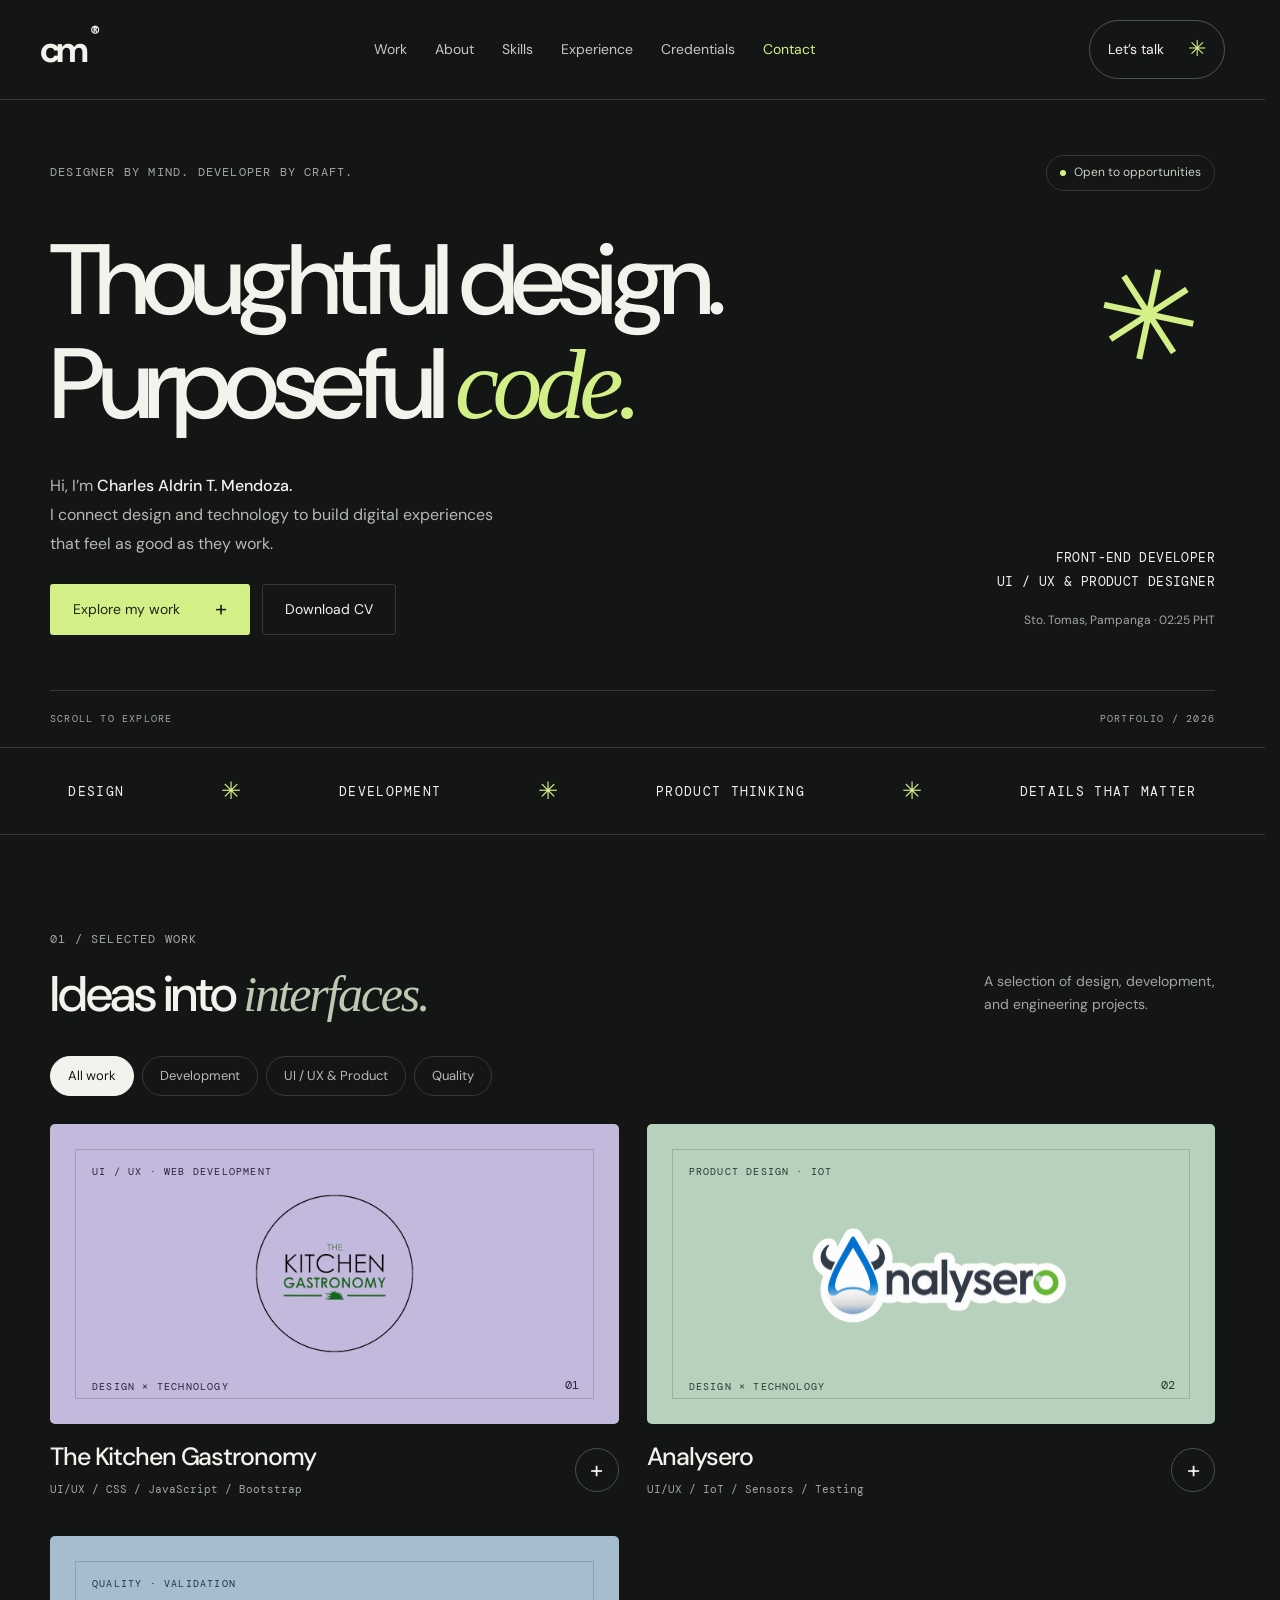
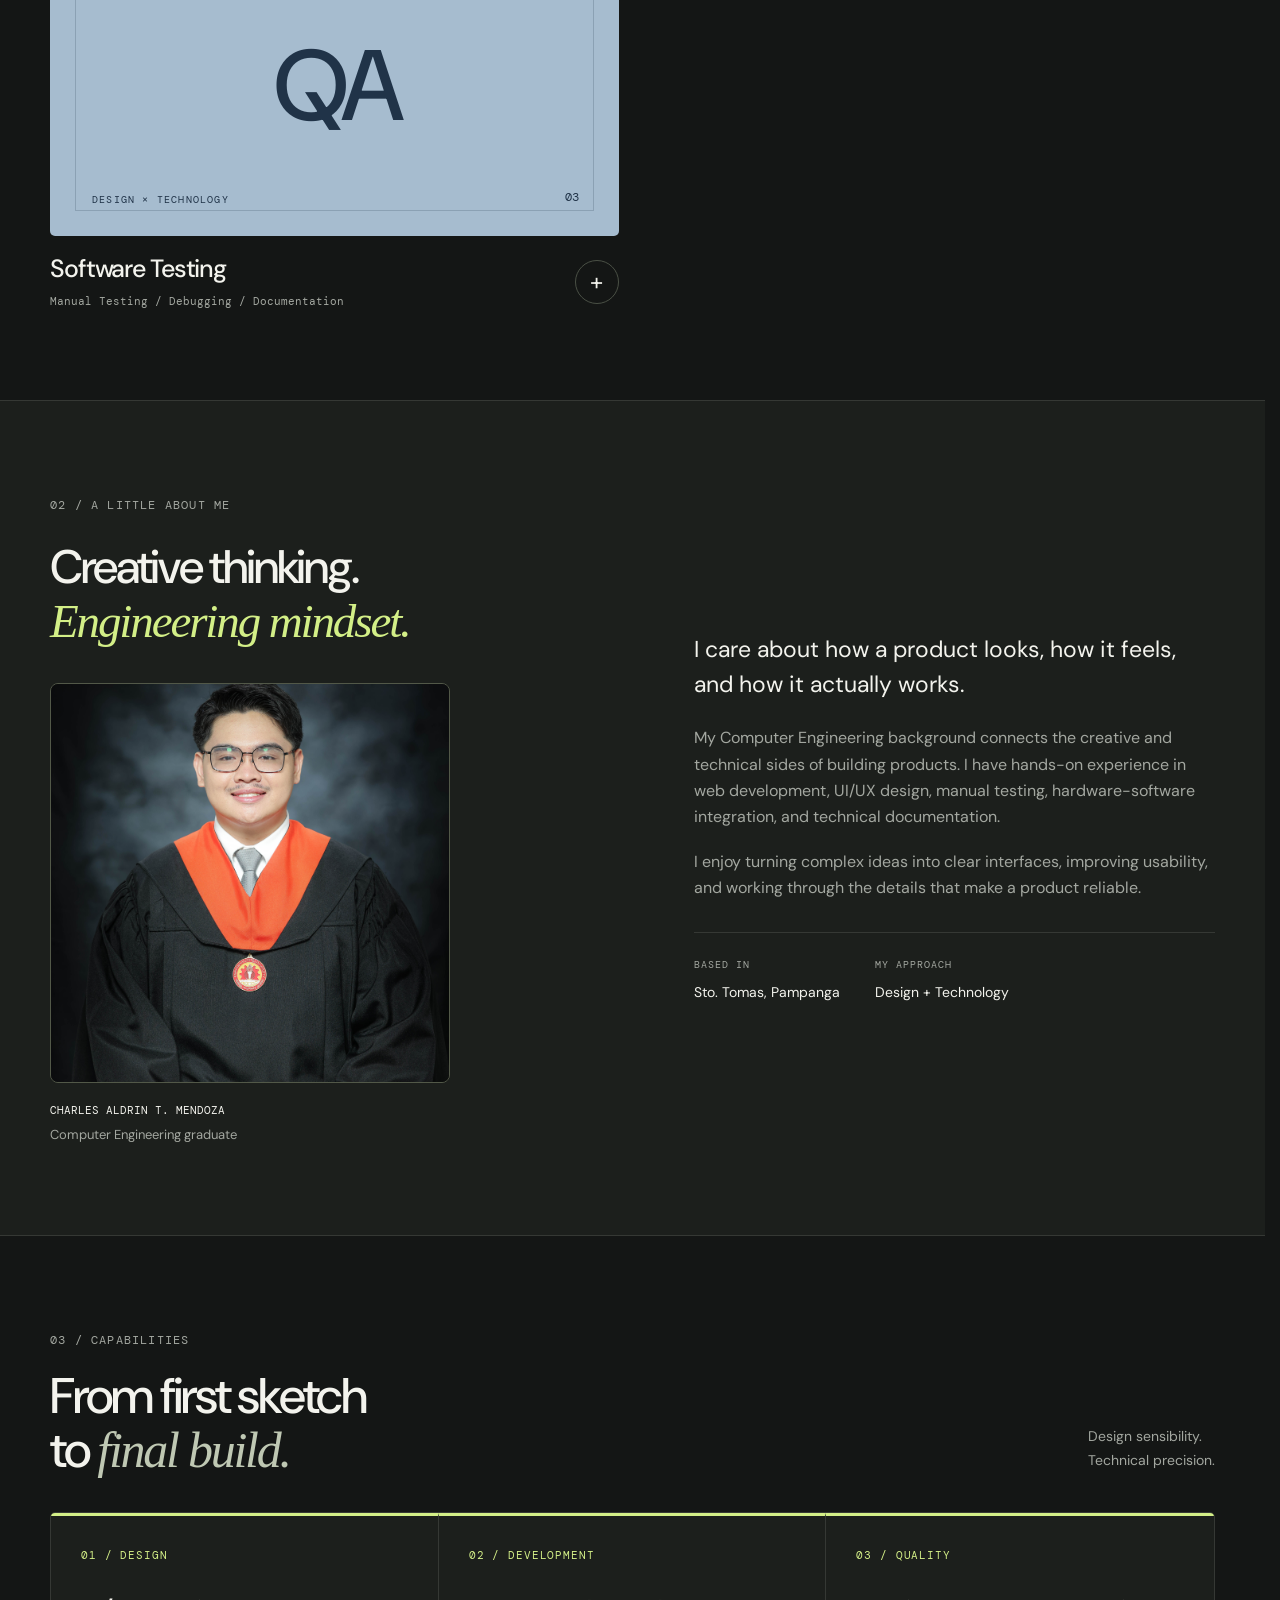
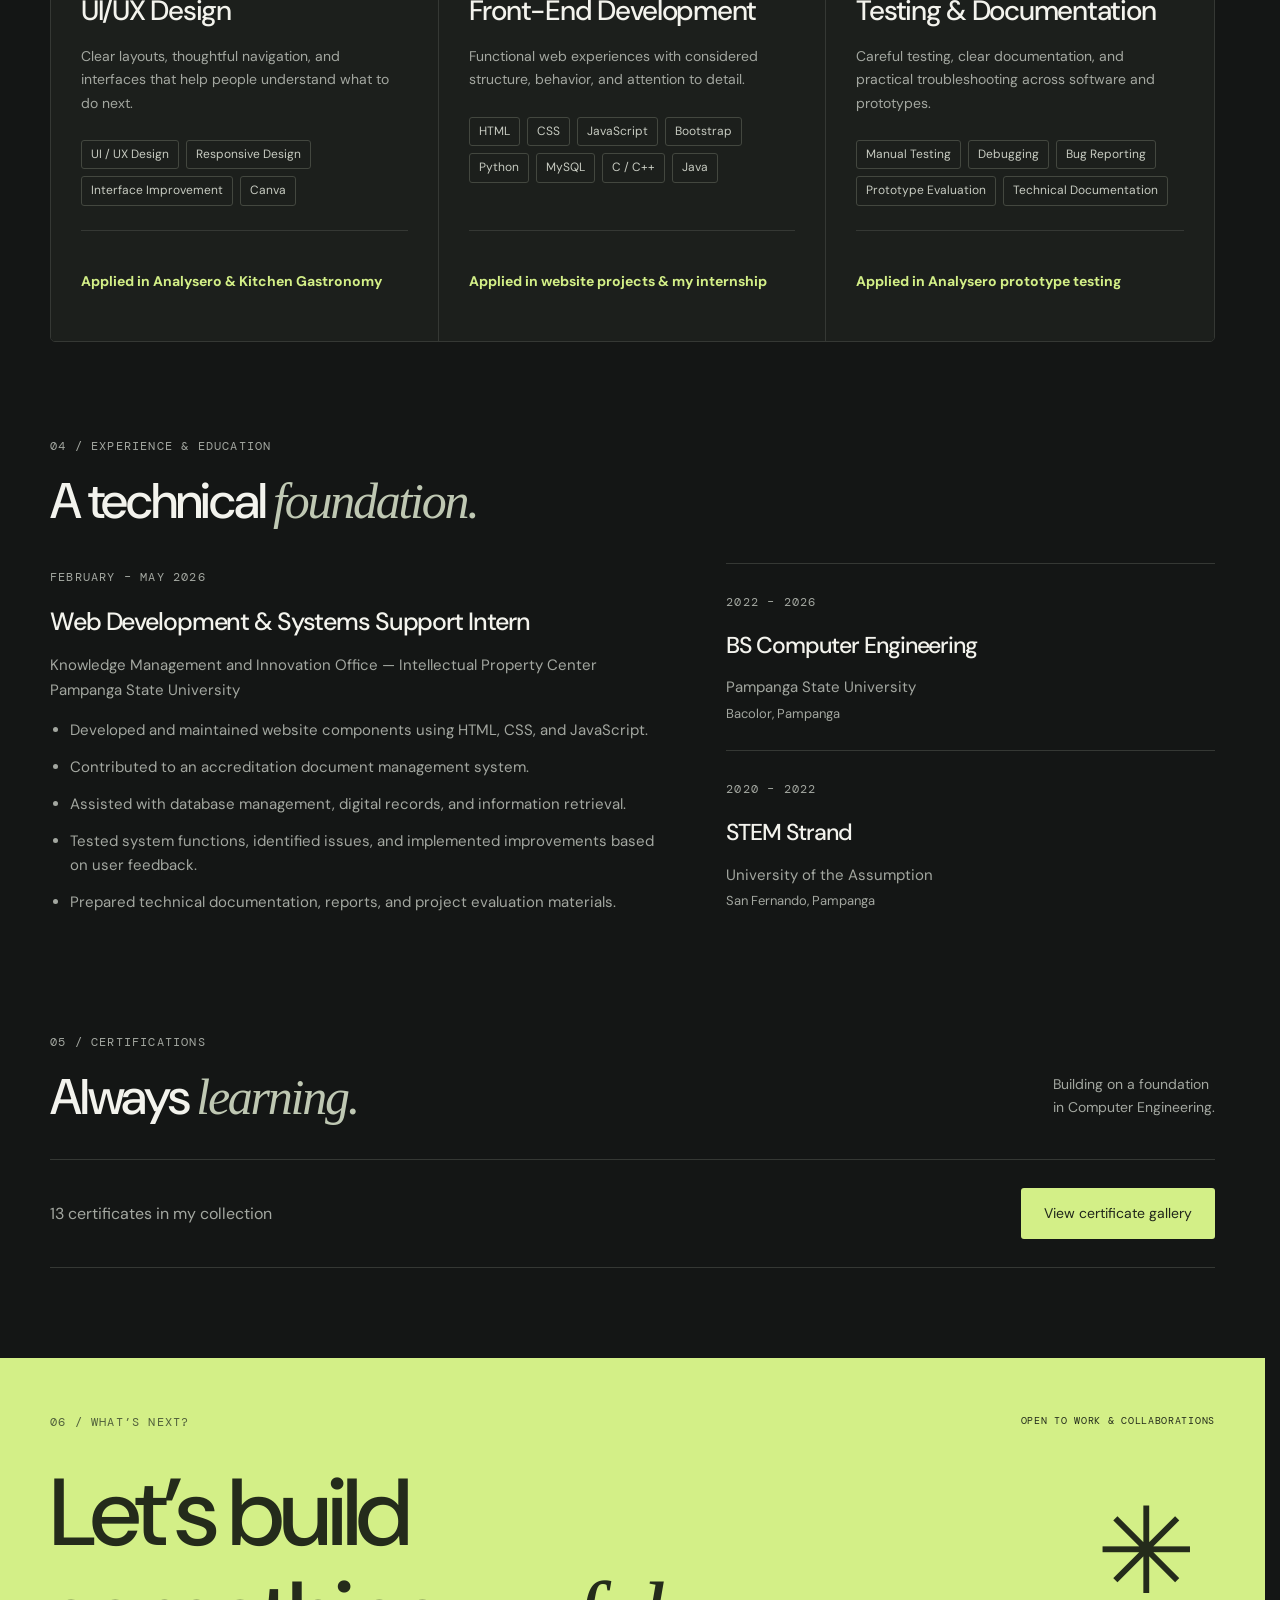
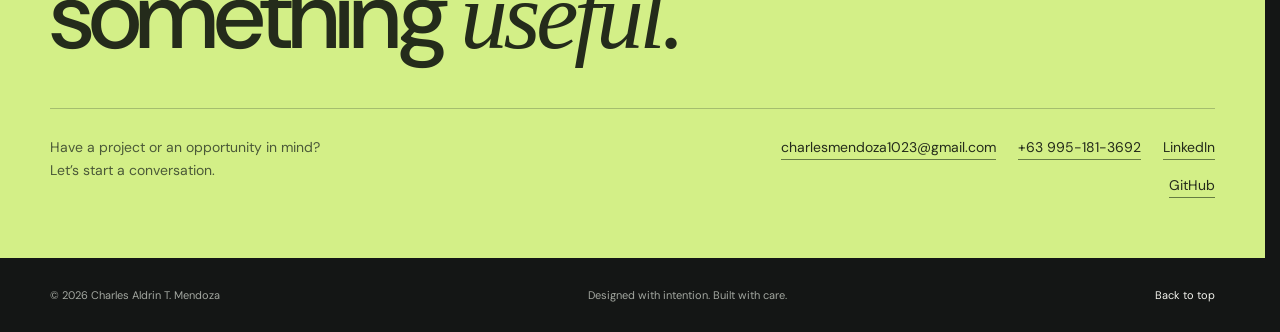
<file: index.html>
<!DOCTYPE html>
<html lang="en">
<head>
  <meta charset="UTF-8">
  <meta name="viewport" content="width=device-width, initial-scale=1.0">

  <meta
    name="description"
    content="Charles Aldrin T. Mendoza — Front-End Developer, UI/UX and Product Designer."
  >

  <meta name="theme-color" content="#141615">

  <title>Charles Mendoza | Design & Development</title>

  <link rel="preconnect" href="https://fonts.googleapis.com">
  <link rel="preconnect" href="https://fonts.gstatic.com" crossorigin>

  <link
    href="https://fonts.googleapis.com/css2?family=DM+Mono:wght@400;500&family=DM+Sans:wght@400;500;600;700&display=swap"
    rel="stylesheet"
  >

  <link rel="stylesheet" href="style.css">
  <script src="script.js" defer></script>
</head>
<body>
  <a class="skip-link" href="#main">Skip to content</a>

  <!-- Navigation -->
  <header class="header">
    <a class="logo" href="#home" aria-label="Charles Mendoza home">
      cm<span>®</span>
    </a>

    <nav id="navigation" aria-label="Main navigation">
    <a href="#projects">Work</a>
    <a href="#about">About</a>
    <a href="#skills">Skills</a>
    <a href="#experience">Experience</a>
    <a href="#certifications">Credentials</a>
    <a href="#contact">Contact</a>
    </nav>

    <a class="nav-contact" href="#contact">
      Let’s talk <span aria-hidden="true">✳</span>
    </a>

    <button
      class="menu-button"
      aria-controls="navigation"
      aria-expanded="false"
      type="button"
    >
      Menu
    </button>
  </header>

  <main id="main">
    <!-- Hero -->
    <section class="hero container" id="home">
      <div class="hero-top">
        <span class="eyebrow">
          DESIGNER BY MIND. DEVELOPER BY CRAFT.
        </span>

        <span class="availability">
          <span aria-hidden="true"></span>
          Open to opportunities
        </span>
      </div>

      <h1>
        Thoughtful design.<br>
        Purposeful <em>code.</em>
        <span class="hero-star" aria-hidden="true">✳</span>
      </h1>

      <div class="hero-bottom">
        <div>
          <p class="hero-description">
            Hi, I’m <strong>Charles Aldrin T. Mendoza.</strong><br>
            I connect design and technology to build digital
            experiences that feel as good as they work.
          </p>

          <div class="hero-actions">
            <a class="button button-primary" href="#projects">
              Explore my work
              <span aria-hidden="true">+</span>
            </a>

            <a
              class="button button-secondary"
              href="assets/Charles-Mendoza-CV.pdf"
              download="Charles-Mendoza-CV.pdf"
            >
              Download CV
            </a>
          </div>
        </div>

        <div class="hero-meta">
          <p>
            FRONT-END DEVELOPER<br>
            UI / UX & PRODUCT DESIGNER
          </p>

          <span>
            Sto. Tomas, Pampanga ·
            <span id="local-time">PHT</span>
          </span>
        </div>
      </div>

      <div class="hero-footer">
        <span>SCROLL TO EXPLORE</span>
        <span>PORTFOLIO / 2026</span>
      </div>
    </section>

    <div class="discipline-strip" aria-label="Design and development focus">
      <span>DESIGN</span>
      <b aria-hidden="true">✳</b>
      <span>DEVELOPMENT</span>
      <b aria-hidden="true">✳</b>
      <span>PRODUCT THINKING</span>
      <b aria-hidden="true">✳</b>
      <span>DETAILS THAT MATTER</span>
    </div>

    <!-- Projects -->
    <section class="section container" id="projects">
      <div class="section-heading">
        <div>
          <span class="eyebrow">01 / SELECTED WORK</span>
          <h2>Ideas into <em>interfaces.</em></h2>
        </div>

        <p>
          A selection of design, development,<br>
          and engineering projects.
        </p>
      </div>

      <div class="project-filters" role="group" aria-label="Filter projects">
        <button
          class="active"
          data-filter="all"
          aria-pressed="true"
          type="button"
        >
          All work
        </button>

        <button
          data-filter="development"
          aria-pressed="false"
          type="button"
        >
          Development
        </button>

        <button
          data-filter="design"
          aria-pressed="false"
          type="button"
        >
          UI / UX & Product
        </button>

        <button
          data-filter="quality"
          aria-pressed="false"
          type="button"
        >
          Quality
        </button>
      </div>

      <div class="project-grid" id="project-grid"></div>

      <p class="sr-only" id="filter-status" aria-live="polite"></p>
    </section>

    <!-- About -->
    <section class="section about-section" id="about">
      <div class="container about-grid">
        <div>
          <span class="eyebrow">02 / A LITTLE ABOUT ME</span>

          <h2>
            Creative thinking.<br>
            <em>Engineering mindset.</em>
          </h2>

          <div class="identity">
            
            <img
              class="about-photo"
              src="assets/profile.jpg"
              alt="Charles Aldrin T. Mendoza"
              loading="lazy"
              width="160"
              height="160"
            >
            <div>
              <strong>CHARLES ALDRIN T. MENDOZA</strong>
              <span>Computer Engineering graduate</span>
            </div>
          </div>
        </div>

        <div class="about-copy">
          <p class="large-text">
            I care about how a product looks, how it feels,
            and how it actually works.
          </p>

          <p>
            My Computer Engineering background connects the creative
            and technical sides of building products. I have hands-on
            experience in web development, UI/UX design, manual testing,
            hardware-software integration, and technical documentation.
          </p>

          <p>
            I enjoy turning complex ideas into clear interfaces,
            improving usability, and working through the details
            that make a product reliable.
          </p>

          <div class="about-facts">
            <div>
              <span>BASED IN</span>
              <strong>Sto. Tomas, Pampanga</strong>
            </div>

            <div>
              <span>MY APPROACH</span>
              <strong>Design + Technology</strong>
            </div>
          </div>
        </div>
      </div>
    </section>

    <!-- Skills -->
    <section class="section container" id="skills">
      <div class="section-heading">
        <div>
          <span class="eyebrow">03 / CAPABILITIES</span>

          <h2>
            From first sketch<br>
            to <em>final build.</em>
          </h2>
        </div>

        <p>
          Design sensibility.<br>
          Technical precision.
        </p>
      </div>

      <div class="capability-grid">
        <article class="capability">
          <span class="capability-number">01 / DESIGN</span>
          <h3>UI/UX Design</h3>

          <p>
            Clear layouts, thoughtful navigation, and interfaces
            that help people understand what to do next.
          </p>

          <div class="tags">
            <span>UI / UX Design</span>
            <span>Responsive Design</span>
            <span>Interface Improvement</span>
            <span>Canva</span>
          </div>
          <a class="capability-proof" href="#projects">
          <h4>Applied in Analysero & Kitchen Gastronomy</h4>
          </a>
        </article>

        <article class="capability">
          <span class="capability-number">02 / DEVELOPMENT</span>
          <h3>Front-End Development</h3>

          <p>
            Functional web experiences with considered structure,
            behavior, and attention to detail.
          </p>

          <div class="tags">
            <span>HTML</span>
            <span>CSS</span>
            <span>JavaScript</span>
            <span>Bootstrap</span>
            <span>Python</span>
            <span>MySQL</span>
            <span>C / C++</span>
            <span>Java</span>
          </div>
          <a class="capability-proof" href="#experience">
            <h4>Applied in website projects & my internship</h4>
          </a>
        </article>

        <article class="capability">
          <span class="capability-number">03 / QUALITY</span>
          <h3>Testing & Documentation</h3>

          <p>
            Careful testing, clear documentation, and practical
            troubleshooting across software and prototypes.
          </p>

          <div class="tags">
            <span>Manual Testing</span>
            <span>Debugging</span>
            <span>Bug Reporting</span>
            <span>Prototype Evaluation</span>
            <span>Technical Documentation</span>
          </div>
          <a class="capability-proof" href="#projects">
            <h4>Applied in Analysero prototype testing</h4>
          </a>
        </article>
      </div>
    </section>

    <!-- Experience and education -->
    <section class="section container experience-section" id="experience">
      <div class="section-heading">
        <div>
          <span class="eyebrow">04 / EXPERIENCE & EDUCATION</span>
          <h2>A technical <em>foundation.</em></h2>
        </div>
      </div>

      <div class="experience-grid">
        <article class="experience-card">
          <span class="eyebrow">FEBRUARY – MAY 2026</span>

          <h3>Web Development & Systems Support Intern</h3>

          <p class="organization">
            Knowledge Management and Innovation Office —
            Intellectual Property Center<br>
            Pampanga State University
          </p>

          <ul>
            <li>
              Developed and maintained website components using
              HTML, CSS, and JavaScript.
            </li>

            <li>
              Contributed to an accreditation document management system.
            </li>

            <li>
              Assisted with database management, digital records,
              and information retrieval.
            </li>

            <li>
              Tested system functions, identified issues, and implemented
              improvements based on user feedback.
            </li>

            <li>
              Prepared technical documentation, reports, and
              project evaluation materials.
            </li>
          </ul>
        </article>

        <div>
          <article class="education-card">
            <span class="eyebrow">2022 – 2026</span>
            <h3>BS Computer Engineering</h3>
            <p>Pampanga State University</p>
            <span class="location">Bacolor, Pampanga</span>
          </article>

          <article class="education-card">
            <span class="eyebrow">2020 – 2022</span>
            <h3>STEM Strand</h3>
            <p>University of the Assumption</p>
            <span class="location">San Fernando, Pampanga</span>
          </article>
        </div>
      </div>
    </section>

    <!-- Certifications -->
    <section class="section container" id="certifications">
      <div class="section-heading">
        <div>
          <span class="eyebrow">05 / CERTIFICATIONS</span>
          <h2>Always <em>learning.</em></h2>
        </div>

        <p>
          Building on a foundation<br>
          in Computer Engineering.
        </p>
      </div>

      <div id="certificate-list"></div>
    </section>

    <!-- Contact -->
    <section class="contact-section" id="contact">
      <div class="container">
        <div class="contact-top">
          <span class="eyebrow">06 / WHAT’S NEXT?</span>
          <span>OPEN TO WORK & COLLABORATIONS</span>
        </div>

        <h2>
          Let’s build<br>
          something <em>useful.</em>
          <span aria-hidden="true">✳</span>
        </h2>

        <div class="contact-bottom">
          <p>
            Have a project or an opportunity in mind?<br>
            Let’s start a conversation.
          </p>

          <div class="contact-links" id="contact-links"></div>
        </div>
      </div>
    </section>
  </main>

  <footer class="footer container">
    <span>
      © <span id="year">2026</span> Charles Aldrin T. Mendoza
    </span>

    <span>Designed with intention. Built with care.</span>

    <a href="#home">Back to top</a>
  </footer>

  <!-- Project details -->
  <dialog id="project-dialog" aria-labelledby="dialog-title">
  <form method="dialog">
    <button
      id="close-project-dialog"
      class="dialog-close"
      aria-label="Close project details"
      type="submit"
    >
      ×
    </button>
  </form>

    <span class="eyebrow" id="dialog-category"></span>
    <h2 id="dialog-title"></h2>
    <p id="dialog-description"></p>

    <div class="dialog-focus">
      <span class="eyebrow">MY CONTRIBUTION</span>
      <p id="dialog-focus"></p>
    </div>

    <div class="tags" id="dialog-tags"></div>
    <div id="dialog-screenshots"></div>
    <div class="dialog-links" id="dialog-links"></div>
  </dialog>
<dialog
  id="certificate-gallery-dialog"
  class="certificate-gallery-dialog"
  aria-labelledby="certificate-gallery-title"
>
  <button
    id="close-certificate-gallery"
    class="dialog-close"
    type="button"
    aria-label="Close certificate gallery"
  >
    ×
  </button>

  <span class="eyebrow">CERTIFICATIONS & LEARNING</span>
  <h2 id="certificate-gallery-title">Certificate gallery</h2>

  <div
    id="certificate-gallery-grid"
    class="certificate-gallery-grid"
  ></div>
</dialog>
<dialog
  id="image-viewer"
  class="image-viewer"
  aria-label="Project image viewer"
>
  <form method="dialog">
    <button
      class="dialog-close"
      type="submit"
      aria-label="Close image viewer"
    >
      ×
    </button>
  </form>

  <div class="image-viewer-stage">
    <img id="viewer-image" alt="">
  </div>

  <div class="image-viewer-controls">
    <button id="viewer-previous" type="button">
      Previous
    </button>

    <div class="image-viewer-info" aria-live="polite">
      <p id="viewer-caption"></p>
      <span id="viewer-count"></span>
    </div>

    <button id="viewer-next" type="button">
      Next
    </button>
  </div>
</dialog>
</body>
</html>
</file>
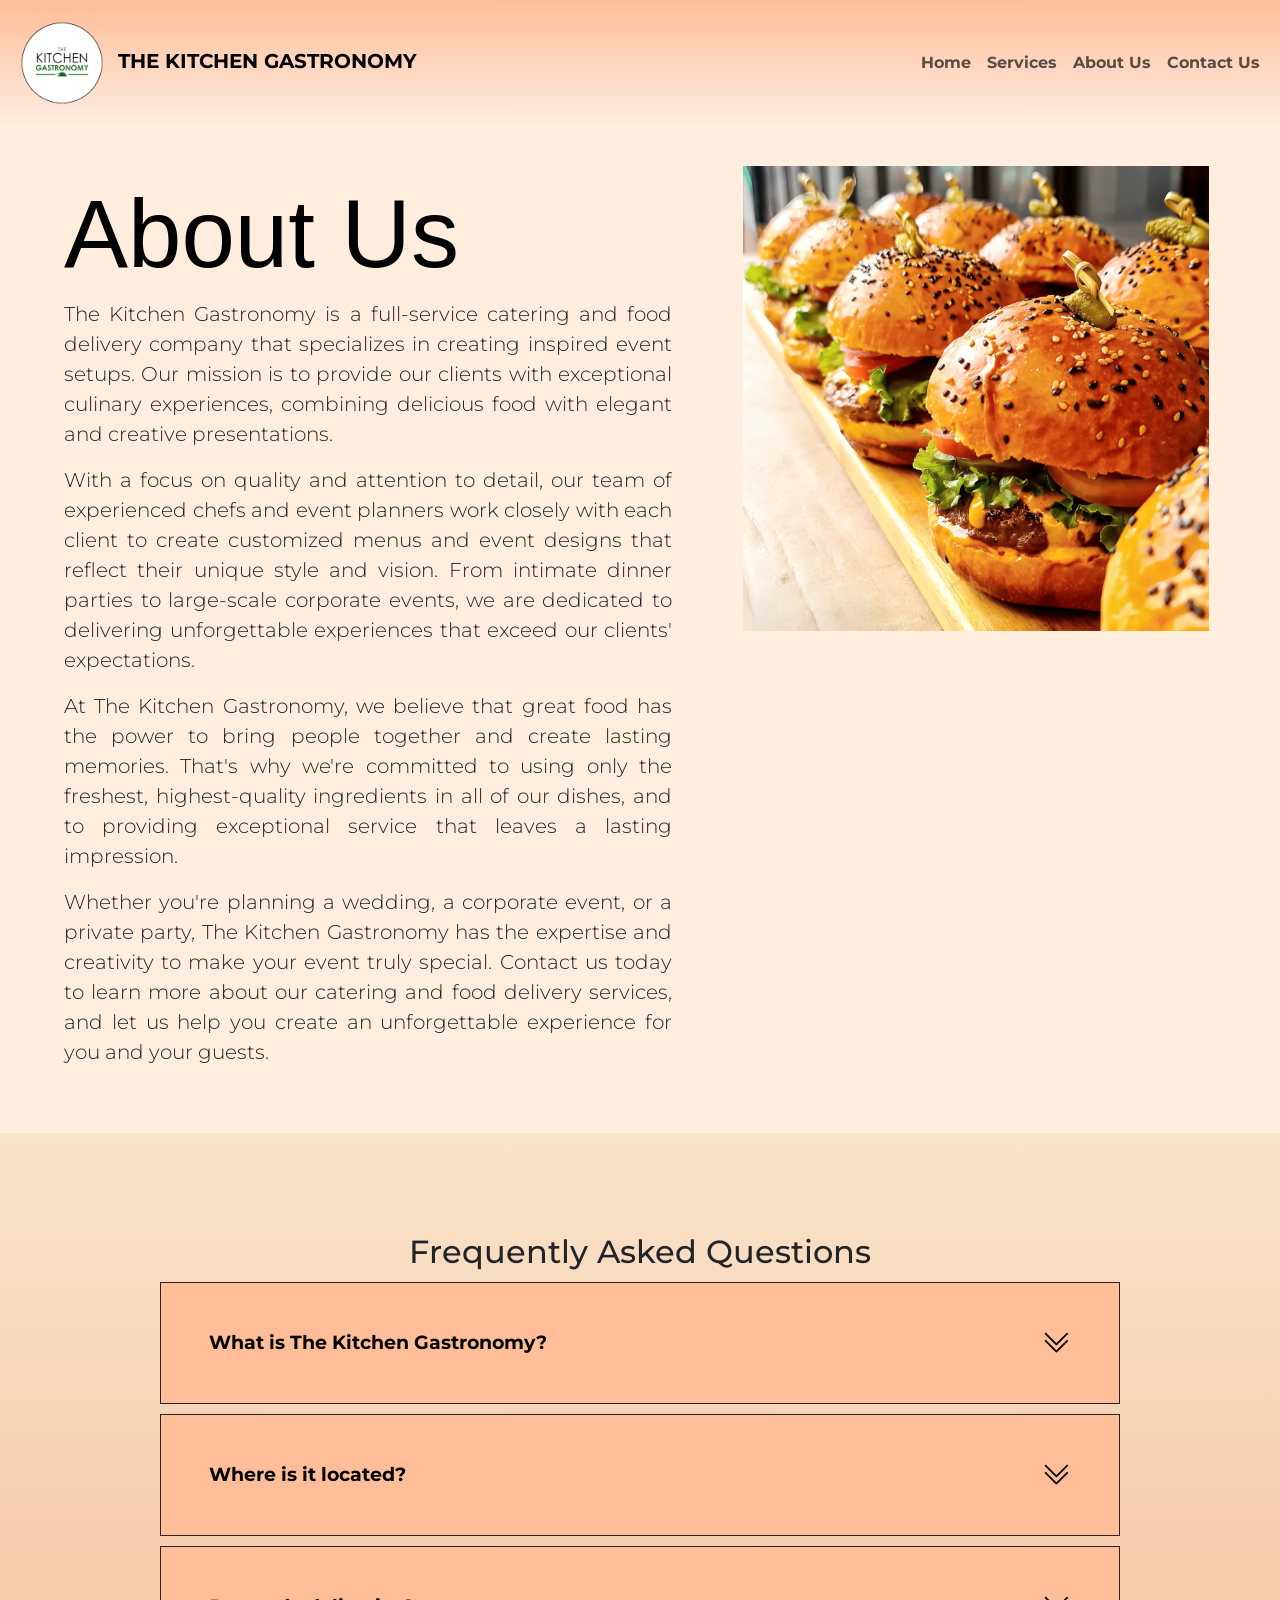
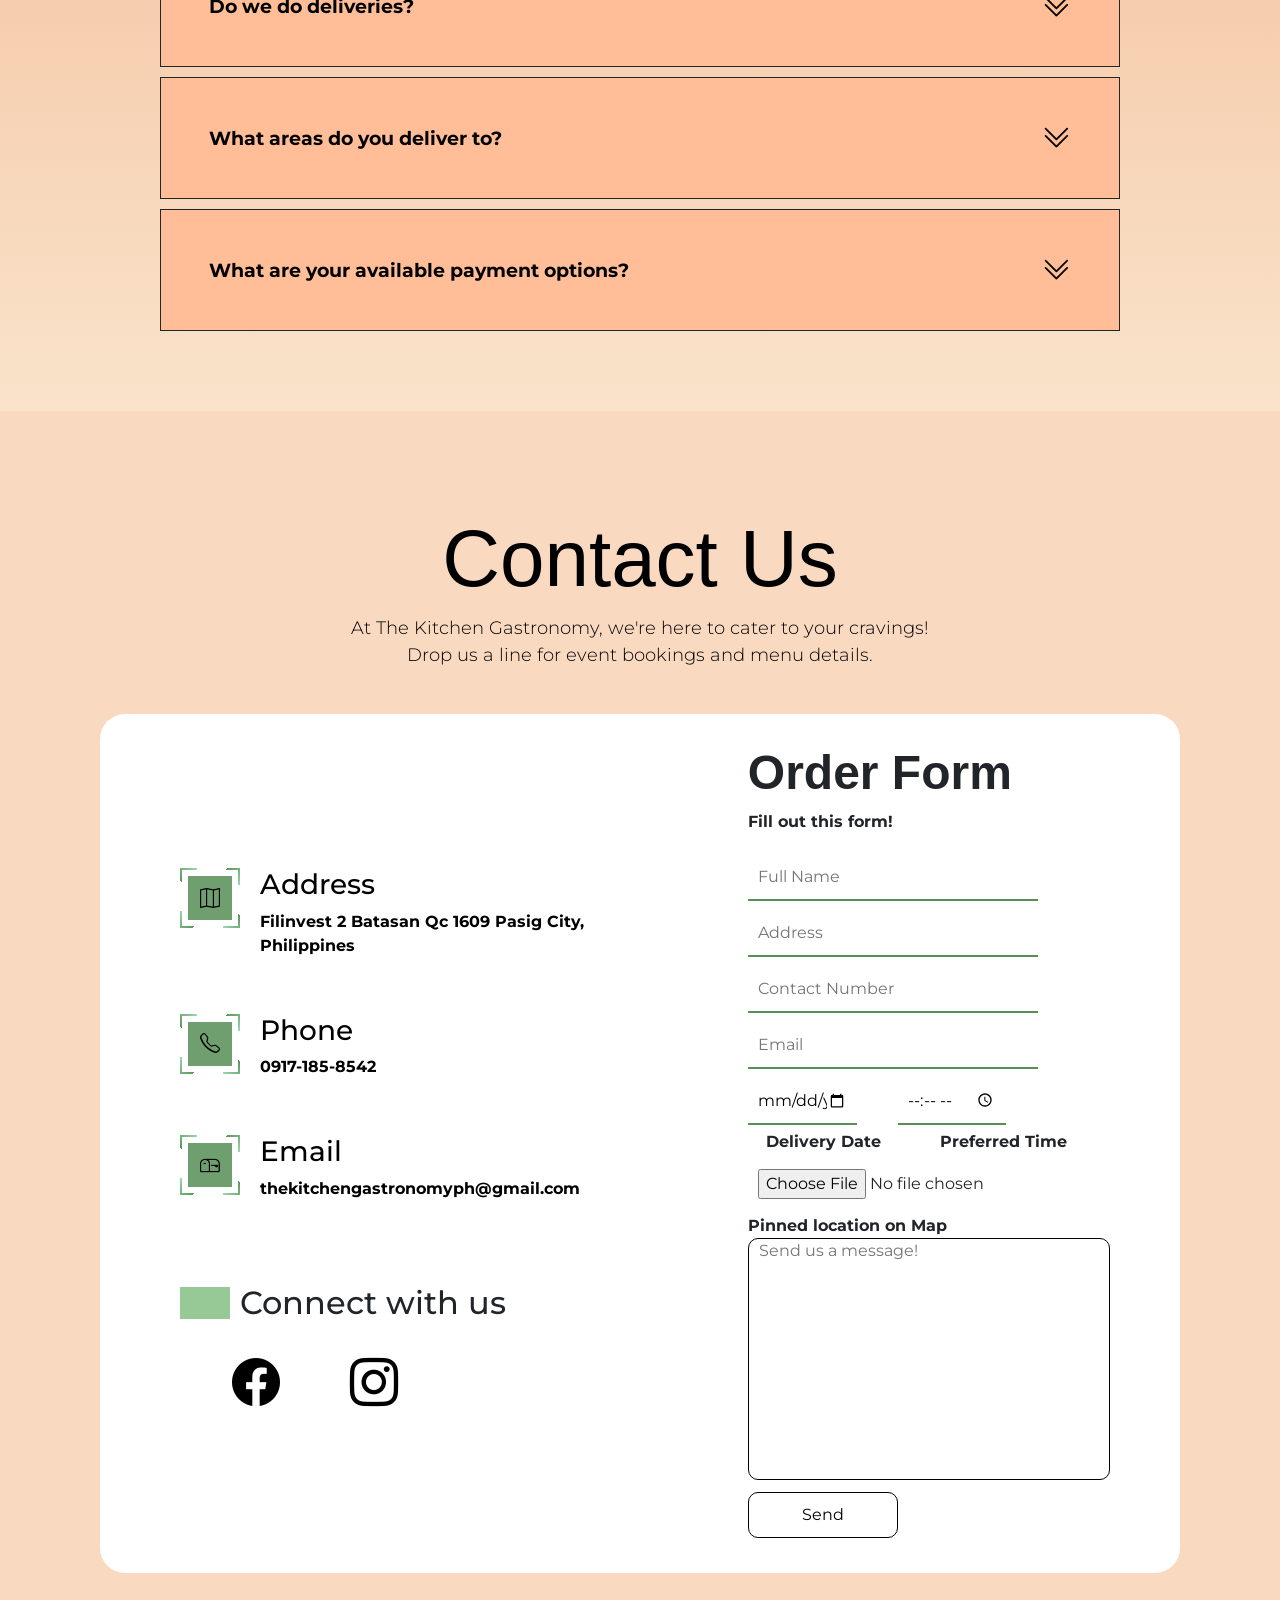
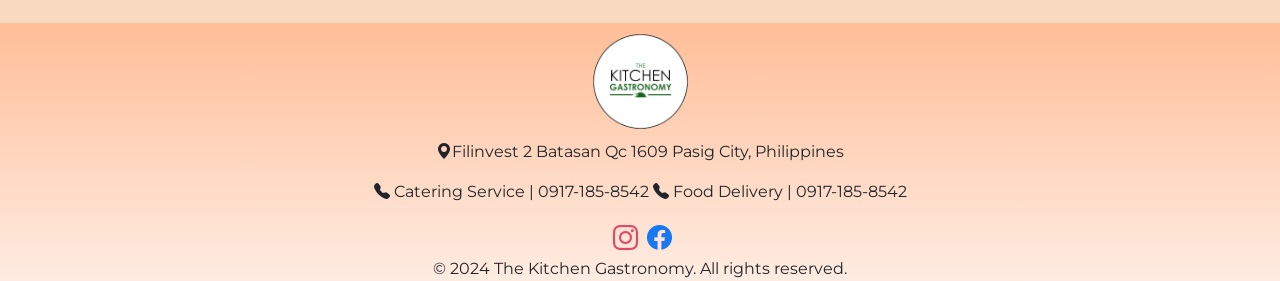
<file: projects/kitchen-gastronomy/The-Kitchen-Gastronomy-main/The-Kitchen-Gastronomy-main/Kitchen Gastronomy/sub_page.html>
<!DOCTYPE html>
<html lang="en">
<head>
		<meta charset="UTF-8">
		<meta name="viewport" content="width=device-width, initial-scale=1.0">
		<meta http-equiv="X-UA-Compatible" content="IE=Edge,chrome=1">

		<title>The Kitchen Gastronomy</title>
		<link rel="stylesheet" href="bootstrap-5.3.3-dist\css\bootstrap.min.css">
		<link rel="shortcut icon" type="x-icon" href="Images\logo_circle.png">
		<link rel="stylesheet" href="sub_page_style.css">
		<link href="https://cdn.jsdelivr.net/npm/bootstrap-icons/font/bootstrap-icons.css" rel="stylesheet">
		<link href='https://fonts.googleapis.com/css?family=Montserrat' rel='stylesheet'>
		<link href="https://fonts.cdnfonts.com/css/baskerville" rel="stylesheet">					
</head>
<body>
	<header>
		<nav class="navbar navbar-expand-lg bg-body-tertiary sticky-top">
		<div class="container-fluid">
				<a class="navbar-brand" href="#">
						<img src="Images\logo_circle.png" alt="Logo" width="100" height="100" class="d-inline-block align-text-center">
						THE KITCHEN GASTRONOMY
				</a>
				<button class="navbar-toggler" type="button" data-bs-toggle="collapse" data-bs-target="#navbarSupportedContent" aria-controls="navbarSupportedContent" aria-expanded="false" aria-label="Toggle navigation">
						<span class="navbar-toggler-icon"></span>
				</button>
				<div class="collapse navbar-collapse" id="navbarSupportedContent">
						<ul class="navbar-nav ms-auto mb-2 mb-lg-0">
								<li class="nav-item">
										<a class="nav-link" aria-current="page" href="main_page.html">Home</a>
								</li>
								<li class="nav-item">
										<a class="nav-link" href="main_page.html#service">Services</a>
								</li>
								<li class="nav-item">
									<a class="nav-link" href="#">About Us</a>
								</li>
								<li class="nav-item">
										<a class="nav-link" href="#contact">Contact Us</a>
								</li>
						</ul>
				</div>
		</div>
	</nav>
	</header>
	
		<section class="about-us">
			<div class="about-left">
				<h2>About Us</h2>
				<p>The Kitchen Gastronomy is a full-service catering and food delivery company that specializes in creating inspired event setups.
					 Our mission is to provide our clients with exceptional culinary experiences, combining delicious food with elegant and creative presentations.
				</p>
				<p>
					With a focus on quality and attention to detail, our team of experienced chefs and event planners work closely with each client to 
					create customized menus and event designs that reflect their unique style and vision. From intimate dinner parties to large-scale corporate events, 
					we are dedicated to delivering unforgettable experiences that exceed our clients' expectations.
				</p>
				<p>
					At The Kitchen Gastronomy, we believe that great food has the power to bring people together and create lasting memories. 
					That's why we're committed to using only the freshest, highest-quality ingredients in all of our dishes, and to providing exceptional service that leaves a 
					lasting impression.
				<p>
					Whether you're planning a wedding, a corporate event, or a private party, 
					The Kitchen Gastronomy has the expertise and creativity to make your event truly special. Contact us today to 
					learn more about our catering and food delivery services, and let us help you create an unforgettable experience for you and your guests.
				</p>
			</div>
			<div class="about-right">
				<img src="Images/burger_aest.png" alt="">
			</div>
		</section>

		<section class="faqs">
			<div class="wrapper">
				<h2>Frequently Asked Questions</h2>
				<div class="faq">
					<button class="ques">
						What is The Kitchen Gastronomy?
						<i class="bi bi-chevron-double-down"></i>
					</button>
					<div class="panel">
						<p>
							The Kitchen Gastronomy is a full-service catering and food delivery company that specializes in creating inspired event setups. They focus on providing exceptional culinary experiences, combining delicious food with elegant and creative presentations.
							Their mission is to provide clients with customized menus and event designs that reflect their unique style and vision. They offer catering and food delivery services for various events such as weddings, corporate events, and private parties.
						</p>
					</div>
				</div>
				<div class="faq">
					<button class="ques">
						Where is it located?
						<i class="bi bi-chevron-double-down"></i>
					</button>
					<div class="panel">
						<p>
							It is located at Filinvest 2 Batasan Qc 1609 Pasig City, Philippines
						</p>
					</div>
				</div>
				<div class="faq">
					<button class="ques">
						Do we do deliveries?
						<i class="bi bi-chevron-double-down"></i>
					</button>
					<div class="panel">
						<p>
							 This business does deliveries and is partnered with Grab Food. People can search up the name <b>The Kitchen Gastronomy</b>
						</p>
					</div>
				</div>
				<div class="faq">
					<button class="ques">
						What areas do you deliver to?
						<i class="bi bi-chevron-double-down"></i>
					</button>
					<div class="panel">
						<p>
							At this time, The Kitchen Gastronomy's delivery services are available only within the Metro Manila area. This includes the cities of Manila, Quezon City, Caloocan, Pasay, Makati, Mandaluyong, Pasig, Marikina, Muntinlupa, Las Piñas, and Parañaque, among others.
							 If you are located outside of this area, please note that The Kitchen Gastronomy may not be able to deliver to your location. However, they are always looking to expand their delivery range, so be sure to check back in the future for updates.
						</p>
					</div>
				</div>
				<div class="faq">
					<button class="ques">
						What are your available payment options?
						<i class="bi bi-chevron-double-down"></i>
					</button>
					<div class="panel">
						<p>
							For walk-ins, we accept payment in cash, debit card, credit card, Paymaya, and Gcash. For online orders,
							 we accept cash on delivery, debit card, credit card, Paymaya, and Gcash.
						</p>
					</div>
				</div>
			</div>
			<div class="slide">
			</div>
		</section>

		<section id="contact">
			<div class="header">
					<h2>Contact Us</h2>
					<p>At The Kitchen Gastronomy, we're here to cater to your cravings! 
						<br>Drop us a line for event bookings and menu details.</p>
			</div>
			<div class="container">
					<div class="contactInfo">
						<div class="box">
							<div class="icon"><b></b><i class="bi bi-map"></i></div>
							<div class="text">
								<h3>Address</h3>
								<p>Filinvest 2 Batasan Qc 1609 Pasig City, <br> Philippines</p>
							</div>
						</div>
						<div class="box">
							<div class="icon"><b></b><i class="bi bi-telephone"></i></div>
							<div class="text">
								<h3>Phone</h3>
								<p>0917-185-8542</p>
							</div>
						</div>
						<div class="box">
							<div class="icon"><b></b><i class="bi bi-mailbox"></i></div>
							<div class="text">
								<h3>Email</h3>
								<p>thekitchengastronomyph@gmail.com</p>
							</div>
						</div>
						<h2 class="connect"> Connect with us</h2>
						<ul class="platform">
							<li><a href="https://www.facebook.com/thekitchengastronomyph" target="_blank"><i class="bi bi-facebook"></i></a></li>
							<li><a href="https://www.instagram.com/thekitchengastronomycatering" target="_blank"><i class="bi bi-instagram"></i></a></li>
						</ul>
					</div>  

				<div class="contactForm">
					<form action="">
						<h2>Order Form</h2>
						<p>Fill out this form!</p>
						<div class="inputForm">
							<input type="text" name="" id="" placeholder="Full Name">
						</div>
						<div class="inputForm">
							<input type="text" name="" id="" placeholder="Address">
						</div>
							<div class="inputForm">
								<input type="text" name="" id="" placeholder="Contact Number">
						</div>
						<div class="inputForm">
							<input type="email" name="" id="" placeholder="Email">
					</div>
						<div class="inputForm">
							<input type="date" name="date" id="deliverdate" >
							<input type="time" name="" id="preferredtime" >
							<br>
							<label for="deliverdate" class="delivertime">Delivery Date</label>
							<label for="preferredtime" class="preftime">Preferred Time</label>
						</div>
						<div class="inputForm">
							<input type="file" name="" id="pinnedmap" >
							<br>
							<label for="pinnedmap" class="pinned">Pinned location on Map</label>
						</div>
						<div class="inputForm">
							<textarea name="" id="" cols="40" rows="10" placeholder="Send us a message!"></textarea>
							<style>
								textarea::placeholder{
									padding-left: 10px;
								}
							</style>
							<div class="inputForm">
								<input type="submit" name="" id="submit" value="Send" >
						</div>
					</form>
				</div>
		</section>
<footer>
	<img src="Images\logo_circle.png" alt="logo_circle">
	
	<p><i class="bi bi-geo-alt-fill"></i>Filinvest 2 Batasan Qc 1609 Pasig City, Philippines</p>
	
	<p>
		<i class="bi bi-telephone-fill"></i>
		Catering Service | <span id="c-num">0917-185-8542</span>
		<i class="bi bi-telephone-fill"></i>
		Food Delivery | <span id="c-num">0917-185-8542</span>
	</p>
	
	<div class="social-container">
		<a target="_blank" rel="noopener" href="https://www.instagram.com/thekitchengastronomyph/"><i class="bi bi-instagram"></i></a>
		<a target="_blank" rel="noopener" href="https://www.facebook.com/thekitchengastronomyph/"><i class="bi bi-facebook"></i></a>
	</div>

	
	<span>© 2024 The Kitchen Gastronomy. All rights reserved.</span>
</footer>

<script src="bootstrap-5.3.3-dist\js\bootstrap.bundle.min.js"></script>
<script src="script.js"></script>
</body>
</html>
</file>
<file: style.css>
/* =========================
   DESIGN SYSTEM
========================= */

:root {
  --background: #141615;
  --surface: #1c1f1c;
  --text: #f3f3ed;
  --muted: #a3a7a0;
  --border: #353834;
  --accent: #d3ef87;

  --font-body: "DM Sans", Arial, sans-serif;
  --font-mono: "DM Mono", monospace;
}

* {
  box-sizing: border-box;
}

html {
  scroll-behavior: smooth;
  scroll-padding-top: 90px;
}

body {
  margin: 0;
  background: var(--background);
  color: var(--text);
  font-family: var(--font-body);
  font-size: 16px;
  line-height: 1.65;
}

h1,
h2,
h3,
p {
  margin: 0;
}

h1,
h2,
h3 {
  font-weight: 500;
  line-height: 1.08;
  letter-spacing: -0.045em;
}

em {
  font-family: Georgia, "Times New Roman", serif;
  font-weight: 400;
}

a {
  color: inherit;
  text-decoration: none;
}

button {
  color: inherit;
  font: inherit;
  cursor: pointer;
}

a,
button {
  -webkit-tap-highlight-color: transparent;
}

a:focus-visible,
button:focus-visible {
  outline: 2px solid var(--accent);
  outline-offset: 5px;
}

img {
  display: block;
  max-width: 100%;
}

[hidden] {
  display: none !important;
}

.container {
  width: min(1240px, calc(100% - 100px));
  margin-inline: auto;
}

.section {
  padding-block: 90px;
}

.eyebrow {
  color: var(--muted);
  font-family: var(--font-mono);
  font-size: 12px;
  line-height: 1.6;
  letter-spacing: 0.1em;
}

/* =========================
   ACCESSIBILITY
========================= */

.skip-link {
  position: absolute;
  top: -100px;
  left: 20px;
  z-index: 100;
  padding: 12px 18px;
  background: var(--accent);
  color: var(--background);
}

.skip-link:focus {
  top: 10px;
}

.sr-only {
  position: absolute;
  width: 1px;
  height: 1px;
  overflow: hidden;
  clip-path: inset(50%);
}

/* =========================
   NAVIGATION
========================= */

.header {
  position: sticky;
  top: 0;
  z-index: 100;

  width: 100%;
  height: 100px;
  margin: 0;
  padding-inline: max(40px, calc((100% - 1280px) / 2));

  display: flex;
  align-items: center;
  justify-content: space-between;

  background: var(--background);
  border-bottom: 1px solid var(--border);
}

.logo {
  font-size: 36px;
  font-weight: 700;
  letter-spacing: -4px;
}

.logo span {
  padding-left: 6px;
  font-family: var(--font-mono);
  font-size: 13px;
  vertical-align: top;
  letter-spacing: 0;
}

.header nav {
  display: flex;
  gap: 28px;
}

.header nav a {
  color: #c4c8c0;
  font-size: 14px;
  transition: color 180ms ease;
}

.header nav a:hover,
.header nav a.current {
  color: var(--accent);
}

.nav-contact {
  display: flex;
  align-items: center;
  gap: 24px;

  padding: 10px 18px;
  border: 1px solid #51564c;
  border-radius: 30px;

  font-size: 14px;
}

.nav-contact span {
  color: var(--accent);
  font-size: 22px;
}

.menu-button {
  display: none;
}

/* =========================
   HERO
========================= */

.hero {
  padding-top: 55px;
}

.hero-top {
  display: flex;
  align-items: center;
  justify-content: space-between;
  gap: 20px;
}

.availability {
  display: inline-flex;
  align-items: center;
  gap: 8px;

  padding: 7px 13px;
  border: 1px solid var(--border);
  border-radius: 30px;

  color: #cbd0c5;
  font-size: 12px;
  white-space: nowrap;
}

.availability > span {
  width: 6px;
  height: 6px;
  border-radius: 50%;
  background: var(--accent);
}

.hero h1 {
  position: relative;
  margin: 38px 0 36px;
  font-size: clamp(60px, 7.8vw, 110px);
  line-height: 1.04;
  letter-spacing: -0.065em;
}

.hero h1 em {
  color: var(--accent);
}

.hero-star {
  position: absolute;
  top: 25px;
  right: 20px;

  color: var(--accent);
  font-size: 125px;
  line-height: 1;
  transform: rotate(12deg);
}

.hero-bottom {
  display: flex;
  align-items: flex-end;
  justify-content: space-between;
  gap: 40px;
}

.hero-description {
  max-width: 470px;
  color: #b6bab2;
  line-height: 1.8;
}

.hero-description strong {
  color: var(--text);
  font-weight: 500;
}

.hero-actions {
  display: flex;
  flex-wrap: wrap;
  gap: 12px;
  margin-top: 25px;
}

.button {
  display: inline-flex;
  align-items: center;
  justify-content: space-between;
  gap: 35px;

  padding: 13px 22px;
  border: 1px solid transparent;
  border-radius: 3px;

  font-size: 14px;
  transition:
    background 180ms ease,
    border-color 180ms ease;
}

.button-primary {
  background: var(--accent);
  color: #20261a;
}

.button-primary:hover {
  background: #e3ffa1;
}

.button-primary span {
  font-size: 22px;
  line-height: 1;
}

.button-secondary {
  border-color: var(--border);
}

.button-secondary:hover {
  border-color: var(--muted);
}

.hero-meta {
  flex-shrink: 0;
  padding-bottom: 4px;
  text-align: right;
}

.hero-meta p {
  font-family: var(--font-mono);
  font-size: 13px;
  line-height: 1.8;
  letter-spacing: 0.03em;
}

.hero-meta > span {
  display: block;
  margin-top: 18px;
  color: var(--muted);
  font-size: 12px;
}

.hero-footer {
  display: flex;
  justify-content: space-between;

  margin-top: 55px;
  padding-block: 20px;
  border-top: 1px solid var(--border);

  color: var(--muted);
  font-family: var(--font-mono);
  font-size: 10px;
  letter-spacing: 0.12em;
}

/* =========================
   DISCIPLINE STRIP
========================= */

.discipline-strip {
  display: flex;
  align-items: center;
  justify-content: space-around;
  gap: 20px;

  padding: 23px 30px;
  border-block: 1px solid var(--border);

  font-family: var(--font-mono);
  font-size: 13px;
  letter-spacing: 0.1em;
}

.discipline-strip b {
  color: var(--accent);
  font-size: 24px;
  font-weight: 400;
}

/* =========================
   SECTION HEADINGS
========================= */

.section-heading {
  display: flex;
  align-items: flex-end;
  justify-content: space-between;
  gap: 30px;

  margin-bottom: 35px;
}

.section-heading h2 {
  margin-top: 16px;
  font-size: 50px;
}

.section-heading h2 em {
  color: #bfc8b3;
}

.section-heading > p {
  margin-bottom: 5px;
  color: var(--muted);
  font-size: 14px;
}

/* =========================
   PROJECTS
========================= */

.project-filters {
  display: flex;
  flex-wrap: wrap;
  gap: 8px;
  margin-bottom: 28px;
}

.project-filters button {
  padding: 8px 17px;
  border: 1px solid var(--border);
  border-radius: 30px;

  background: transparent;
  color: #b7bbb2;
  font-size: 13px;
}

.project-filters button:hover {
  border-color: var(--muted);
}

.project-filters button.active {
  border-color: var(--text);
  background: var(--text);
  color: var(--background);
}

.project-grid {
  display: grid;
  grid-template-columns: repeat(2, minmax(0, 1fr));
  gap: 38px 28px;
}

.project-card {
  min-width: 0;
}

@media (hover: hover) and (pointer: fine) {
  .project-cover:hover {
    transform: scale(1.050);
  }
}

.project-cover {
  position: relative;
  height: 300px;
  overflow: hidden;

  display: flex;
  align-items: center;
  justify-content: center;
  transition: transform 700ms ease;
  transform-origin: center;
  border-radius: 5px;
}
.project-card:hover .project-cover,
.project-card:focus-within .project-cover {
  transform: scale(1.015);
}

.project-cover::before {
  content: "";
  position: absolute;
  inset: 25px;

  border: 1px solid currentColor;
  opacity: 0.2;
}

.project-cover.lavender {
  background: #c2b9dd;
  color: #292438;
}

.project-cover.mint {
  background: #b8d1bc;
  color: #233a31;
}

.project-cover.peach {
  background: #dfb7a0;
  color: #493329;
}

.project-cover.blue {
  background: #a6bccf;
  color: #203348;
}

.cover-category {
  position: absolute;
  top: 40px;
  left: 42px;

  font-family: var(--font-mono);
  font-size: 10px;
  letter-spacing: 0.12em;
}

.cover-mark {
  font-size: 100px;
  font-weight: 500;
  letter-spacing: -0.08em;
  transition: transform 300ms ease;
}

.project-card:hover .cover-mark {
  transform: translateY(-6px);
}

.cover-number {
  position: absolute;
  right: 40px;
  bottom: 28px;

  font-family: var(--font-mono);
  font-size: 12px;
}

.cover-caption {
  position: absolute;
  bottom: 28px;
  left: 42px;

  font-family: var(--font-mono);
  font-size: 10px;
  letter-spacing: 0.12em;
}

.project-info {
  display: flex;
  align-items: center;
  justify-content: space-between;
  gap: 15px;
  margin-top: 18px;
}

.project-info h3 {
  font-size: 25px;
  line-height: 1.2;
}

.project-info p {
  margin-top: 8px;
  color: var(--muted);
  font-family: var(--font-mono);
  font-size: 11px;
}

.project-open {
  width: 44px;
  height: 44px;
  flex-shrink: 0;

  border: 1px solid #4a5045;
  border-radius: 50%;

  background: transparent;
  font-size: 24px;

  transition:
    background 180ms ease,
    color 180ms ease;
}

.project-open:hover {
  border-color: var(--accent);
  background: var(--accent);
  color: var(--background);
}

/* =========================
   ABOUT
========================= */

.about-section {
  background: var(--surface);
  border-block: 1px solid var(--border);
}

.about-grid {
  display: grid;
  grid-template-columns: 1.1fr 1fr;
  align-items: center;
  gap: 70px;
}

.about-grid > div {
  min-width: 0;
}

.about-grid h2 {
  margin-top: 22px;
  font-size: 47px;
  line-height: 1.15;
}

.about-grid h2 em {
  color: var(--accent);
}

.identity {
  display: flex;
  flex-direction: column;
  align-items: flex-start;
  gap: 18px;
  margin-top: 35px;
}

.about-photo {
  display: block;
  width: min(400px, 100%);
  height: auto;
  aspect-ratio: 1 / 1;
  flex-shrink: 0;

  object-fit: cover;
  object-position: center;

  border: 1px solid #525848;
  border-radius: 8px;
}

.identity strong {
  display: block;
  font-family: var(--font-mono);
  font-size: 11px;
  font-weight: 400;
}

.identity span {
  display: block;
  margin-top: 5px;
  color: var(--muted);
  font-size: 13px;
}

.about-copy > p {
  margin-bottom: 18px;
  color: var(--muted);
  font-size: 16px;
}

.about-copy .large-text {
  margin-bottom: 24px;
  color: var(--text);
  font-size: 23px;
  line-height: 1.5;
}

.about-facts {
  display: flex;
  flex-wrap: wrap;
  gap: 35px;

  margin-top: 30px;
  padding-top: 24px;
  border-top: 1px solid var(--border);
}

.about-facts span {
  display: block;
  color: var(--muted);
  font-family: var(--font-mono);
  font-size: 10px;
  letter-spacing: 0.1em;
}

.about-facts strong {
  display: block;
  margin-top: 8px;
  font-size: 14px;
  font-weight: 400;
}

/* =========================
   CAPABILITIES
========================= */

.capability-grid {
  display: grid;
  grid-template-columns: repeat(3, minmax(0, 1fr));

  overflow: hidden;
  border: 1px solid var(--border);
  border-radius: 5px;
}

.capability {
  display: flex;
  flex-direction: column;
  min-width: 0;
  padding: 30px;

  background: var(--surface);
  border-right: 1px solid var(--border);
  border-top: 3px solid var(--accent);

  transition: background 180ms ease;
}

.capability:last-child {
  border-right: 0;
}

.capability-number {
  color: var(--accent);
  font-family: var(--font-mono);
  font-size: 11px;
  letter-spacing: 0.08em;
}

.capability h3 {
  margin: 30px 0 18px;
  color: var(--text);
  font-size: 28px;
  line-height: 1.2;
}

.capability p {
  margin-bottom: 25px;
  color: var(--muted);
  font-size: 14px;
}

.tags {
  display: flex;
  flex-wrap: wrap;
  gap: 7px;
}

.tags span {
  padding: 4px 9px;
  border: 1px solid #43473f;
  border-radius: 3px;

  color: #c7cbc1;
  font-size: 12px;
}

/* =========================
   EXPERIENCE
========================= */

.experience-section {
  padding-top: 0;
}

.experience-grid {
  display: grid;
  grid-template-columns: 1.25fr 1fr;
  gap: 65px;
}

.experience-grid h3 {
  margin: 16px 0;
  font-size: 25px;
  line-height: 1.25;
}

.experience-grid p,
.experience-grid li {
  color: var(--muted);
  font-size: 15px;
}

.experience-grid ul {
  padding-left: 20px;
}

.experience-grid li {
  margin-bottom: 12px;
}

.education-card {
  padding: 24px 0;
  border-top: 1px solid var(--border);
}

.education-card h3 {
  font-size: 23px;
}

.location {
  color: var(--muted);
  font-size: 13px;
}

/* =========================
   CERTIFICATIONS
========================= */

#certifications {
  padding-top: 0;
}

.empty-certificates {
  padding: 28px 0;
  border-block: 1px solid var(--border);
}

.empty-certificates h3 {
  margin-bottom: 8px;
  font-size: 22px;
}

.empty-certificates p {
  color: var(--muted);
  font-size: 14px;
}

.certificate-row {
  display: flex;
  align-items: center;
  justify-content: space-between;
  gap: 25px;

  padding: 24px 0;
  border-top: 1px solid var(--border);
}

.certificate-row h3 {
  font-size: 23px;
  line-height: 1.3;
}

.certificate-row p {
  margin-top: 7px;
  color: var(--muted);
  font-size: 14px;
}

.certificate-row a {
  flex-shrink: 0;
  border-bottom: 1px solid var(--accent);
  font-size: 14px;
}

/* =========================
   CONTACT
========================= */

.contact-section {
  padding: 55px 0 60px;
  background: var(--accent);
  color: #242b1b;
}

.contact-top {
  display: flex;
  justify-content: space-between;
  gap: 25px;
}

.contact-top .eyebrow {
  color: #52613c;
}

.contact-top > span:last-child {
  font-family: var(--font-mono);
  font-size: 10px;
  letter-spacing: 0.07em;
}

.contact-section h2 {
  position: relative;
  margin: 30px 0 40px;
  font-size: clamp(55px, 7.5vw, 95px);
}

.contact-section h2 > span {
  position: absolute;
  top: 30px;
  right: 22px;

  font-size: 120px;
  line-height: 1;
}

.contact-bottom {
  display: flex;
  align-items: flex-start;
  justify-content: space-between;
  gap: 35px;

  padding-top: 27px;
  border-top: 1px solid #a5be6e;
}

.contact-bottom > p {
  color: #4b5938;
  font-size: 14px;
}

.contact-links {
  display: flex;
  flex-wrap: wrap;
  justify-content: flex-end;
  gap: 14px 22px;
  max-width: 500px;
}

.contact-links a {
  border-bottom: 1px solid #667c42;
  font-size: 14px;
  overflow-wrap: anywhere;
}

/* =========================
   FOOTER
========================= */

.footer {
  display: flex;
  justify-content: space-between;
  gap: 20px;

  padding-block: 28px;
  color: var(--muted);
  font-size: 11px;
}

.footer a {
  color: var(--text);
}

/* =========================
   PROJECT DIALOG
========================= */

dialog {
  position: fixed;
  width: min(640px, calc(100% - 35px));
  max-height: 85vh;
  padding: 45px;

  border: 1px solid #4f5648;
  border-radius: 8px;

  background: var(--surface);
  color: var(--text);
}

dialog::backdrop {
  background: rgb(0 0 0 / 70%);
  backdrop-filter: blur(8px);
}

.dialog-close {
  position: sticky;
  top: 0;
  z-index: 2;

  display: block;
  margin-left: auto;
  width: 44px;
  height: 44px;
  padding: 0;

  border: 1px solid var(--border);
  border-radius: 6px;
  background: var(--surface);
  color: var(--text);

  font-size: 28px;
  line-height: 1;
}

/* Allow long popup content to scroll. */
dialog {
  overflow-y: auto;
  overscroll-behavior: contain;
  max-height: 85vh;
  max-height: 85dvh;
}

/* Keep the project and image viewer close forms visible. */
dialog > form[method="dialog"] {
  position: sticky;
  top: 0;
  z-index: 3;
  margin: 0 0 12px;
}

/* Stop the background page scrolling while a popup is open. */
html:has(dialog[open]),
body:has(dialog[open]) {
  overflow: hidden;
}

/* Reserve room for the page scrollbar to reduce layout shifting. */
html {
  scrollbar-gutter: stable;
}

dialog h2 {
  margin: 22px 0;
  font-size: 38px;
}

dialog > p,
.dialog-focus p {
  margin-bottom: 25px;
  color: var(--muted);
}

.dialog-focus {
  padding-top: 20px;
  border-top: 1px solid var(--border);
}

.dialog-focus p {
  margin-top: 10px;
}

.dialog-links {
  display: flex;
  flex-wrap: wrap;
  gap: 15px;
  margin-top: 24px;
}

.dialog-links a {
  border-bottom: 1px solid var(--accent);
  font-size: 14px;
}

.dialog-links p {
  color: var(--muted);
  font-size: 13px;
}

/* =========================
   TABLET
========================= */

@media (max-width: 1000px) {
  .container {
    width: calc(100% - 64px);
  }

  .header nav {
    gap: 18px;
  }

  .nav-contact {
    display: none;
  }

  .hero h1 {
    font-size: 8.3vw;
  }

  .hero-star {
    right: 0;
    font-size: 85px;
  }

  .section-heading h2 {
    font-size: 40px;
  }

  .about-grid {
    gap: 40px;
  }

  .about-grid h2 {
    font-size: 38px;
  }

  .capability {
    padding: 23px;
  }

  .capability h3 {
    font-size: 23px;
  }

  .project-cover {
    height: 250px;
  }

  .discipline-strip {
    gap: 12px;
    font-size: 10px;
  }

  .experience-grid {
    gap: 35px;
  }

  .contact-section h2 > span {
    font-size: 90px;
  }
}

/* =========================
   MOBILE
========================= */

@media (max-width: 700px) {
  .container {
    width: calc(100% - 40px);
  }

  .section {
    padding-block: 60px;
  }

  .header {
    width: 100%;
    height: 78px;
    padding-inline: 20px;
  }

  .logo {
    font-size: 30px;
  }

  .menu-button {
    display: block;
    padding: 7px 15px;
    border: 1px solid var(--border);
    border-radius: 25px;
    background: transparent;
    font-size: 13px;
  }

  .header nav {
    position: absolute;
    top: 78px;
    left: 0;
    right: 0;
    z-index: 10;

    display: none;
    flex-direction: column;
    gap: 18px;

    padding: 25px;
    border-bottom: 1px solid var(--border);
    background: var(--surface);
  }

  .header nav.open {
    display: flex;
  }

  .hero {
    padding-top: 30px;
  }

  .hero-top {
    align-items: flex-start;
  }

  .hero-top .eyebrow {
    max-width: 155px;
    font-size: 10px;
  }

  .availability {
    padding: 6px 9px;
    font-size: 10px;
  }

  .hero h1 {
    margin: 36px 0 30px;
    font-size: clamp(45px, 9vw, 66px);
  }

  .hero-star {
    display: none;
  }

  .hero-bottom {
    display: block;
  }

  .hero-description {
    font-size: 15px;
  }

  .hero-meta {
    display: flex;
    align-items: flex-end;
    justify-content: space-between;
    gap: 15px;

    margin-top: 35px;
    text-align: left;
  }

  .hero-meta p {
    font-size: 10px;
  }

  .hero-meta > span {
    max-width: 140px;
    font-size: 10px;
    text-align: right;
  }

  .hero-footer {
    margin-top: 28px;
    font-size: 9px;
  }

  .discipline-strip {
    flex-wrap: wrap;
    justify-content: center;
    gap: 10px 15px;
    padding: 17px 20px;
    font-size: 9px;
  }

  .discipline-strip b {
    font-size: 17px;
  }

  .discipline-strip span:last-child,
  .discipline-strip b:last-of-type {
    display: none;
  }

  .section-heading {
    display: block;
    margin-bottom: 26px;
  }

  .section-heading h2 {
    font-size: 36px;
  }

  .section-heading > p {
    margin-top: 20px;
  }

  .project-grid {
    grid-template-columns: 1fr;
    gap: 30px;
  }

  .project-cover {
    height: 270px;
  }

  .project-info h3 {
    font-size: 23px;
  }

  .project-filters button {
    padding: 7px 13px;
    font-size: 12px;
  }

  .about-grid {
    grid-template-columns: 1fr;
    gap: 35px;
  }

  .about-grid h2 {
    font-size: 37px;
  }

  .identity {
    margin-top: 28px;
  }

  .about-copy .large-text {
    font-size: 22px;
  }

  .capability-grid {
    grid-template-columns: 1fr;
  }

  .capability {
    padding: 26px;
    border-right: 0;
    border-bottom: 1px solid var(--border);
  }

  .capability:last-child {
    border-bottom: 0;
  }

  .capability h3 {
    margin: 25px 0 15px;
    font-size: 27px;
  }

  .experience-section,
  #certifications {
    padding-top: 0;
  }

  .experience-grid {
    grid-template-columns: 1fr;
    gap: 25px;
  }

  .certificate-row {
    align-items: flex-start;
    flex-direction: column;
    gap: 14px;
  }

  .contact-section {
    padding: 40px 0;
  }

  .contact-top > span:last-child {
    display: none;
  }

  .contact-section h2 {
    font-size: 52px;
    line-height: 1.12;
  }

  .contact-section h2 > span {
    display: none;
  }

  .contact-bottom {
    display: block;
  }

  .contact-links {
    justify-content: flex-start;
    margin-top: 24px;
  }

  .footer {
    flex-wrap: wrap;
    font-size: 10px;
  }

  .footer > span:nth-child(2) {
    display: none;
  }

  dialog {
    padding: 35px 24px;
  }

  dialog h2 {
    font-size: 30px;
  }
}


.identity {
  flex-direction: column;
  align-items: flex-start;
}
/* Respect the visitor's motion preferences. */
@media (prefers-reduced-motion: reduce) {
  html {
    scroll-behavior: auto;
  }

  *,
  *::before,
  *::after {
    transition: none !important;
    animation: none !important;
  }
}
.certificate-gallery-summary {
  display: flex;
  align-items: center;
  justify-content: space-between;
  gap: 24px;

  padding-block: 28px;
  border-block: 1px solid var(--border);
}

.certificate-gallery-summary p {
  color: var(--muted);
}

.certificate-gallery-dialog {
  width: min(1000px, calc(100% - 32px));
  max-height: 85vh;
  overflow-y: auto;
}

.certificate-gallery-dialog h2 {
  padding-right: 24px;
}

.certificate-gallery-grid {
  display: grid;
  grid-template-columns: 1fr;
  gap: 16px;
  margin-top: 30px;
}

.certificate-gallery-card {
  min-width: 0;
  overflow: hidden;
}

.certificate-gallery-preview {
  display: flex;
  align-items: center;
  justify-content: center;

  width: 100%;
  height: 220px;
  padding: 16px;
  overflow: hidden;
}

.certificate-gallery-preview img {
  display: block;

  width: 100%;
  height: 100%;
  max-width: 100%;
  max-height: 100%;
  min-width: 0;
  min-height: 0;

  object-fit: contain;
  object-position: center;
}

@media (max-width: 700px) {
  .certificate-gallery-preview {
    height: 200px;
  }
}

.certificate-file-placeholder {
  display: grid;
  justify-items: center;
  gap: 14px;
}

.certificate-file-icon {
  padding: 18px 24px;
  border: 1px solid #9da58e;
  border-radius: 5px;

  font-family: var(--font-mono);
  font-size: 12px;
  letter-spacing: 0.1em;
}

.certificate-file-placeholder > span:last-child {
  font-size: 14px;
}

.certificate-gallery-content {
  padding: 22px;
}

.certificate-gallery-content h3 {
  font-size: 22px;
  line-height: 1.3;
}

.certificate-gallery-content p {
  margin: 10px 0 20px;
  color: var(--muted);
  font-size: 14px;
}

.certificate-open-link {
  display: inline-block;
  padding: 9px 15px;
  border: 1px solid var(--accent);
  border-radius: 4px;

  color: var(--accent);
  font-size: 14px;
}

.certificate-open-link:hover {
  background: var(--accent);
  color: var(--background);
}

@media (max-width: 700px) {
  .certificate-gallery-summary {
    align-items: flex-start;
    flex-direction: column;
  }

  .certificate-gallery-grid {
    display: grid;
    grid-template-columns: 1fr;
    gap: 16px;
    margin-top: 30px;
  }

  .certificate-gallery-preview {
    height: 200px;
  }

  .certificate-gallery-dialog h2 {
    font-size: 30px;
  }
}
.project-logo {
  display: block;
  width: 65%;
  max-width: 280px;
  height: 65%;
  object-fit: contain;
  position: relative;
}

#project-dialog.has-screenshots {
  width: min(950px, calc(100% - 35px));
}

.project-screenshot-section {
  margin-top: 30px;
  padding-top: 24px;
  border-top: 1px solid var(--border);
}

.project-screenshot-section h3 {
  margin-bottom: 18px;
  font-size: 24px;
}

.project-screenshot-grid {
  display: grid;
  grid-template-columns: repeat(2, minmax(0, 1fr));
  gap: 20px;
}

.project-screenshot-grid figure {
  min-width: 0;
  margin: 0;
}

.project-screenshot-link {
  display: flex;
  align-items: center;
  justify-content: center;

  height: 280px;
  padding: 12px;
  overflow: hidden;

  background: var(--background);
  border: 1px solid var(--border);
  border-radius: 6px;
  width: 100%;
  cursor: zoom-in;
  font: inherit;
}

.project-screenshot-link img {
  display: block;
  width: 100%;
  height: 100%;
  min-width: 0;
  min-height: 0;
  object-fit: contain;
}

.project-screenshot-grid figcaption {
  margin-top: 10px;
  color: var(--muted);
  font-size: 14px;
}

@media (max-width: 700px) {
  .project-screenshot-grid {
    grid-template-columns: 1fr;
  }
}


.capability-proof {
  display: block;
  margin-top: auto;
  padding-top: 20px;
  border-top: 1px solid var(--border);

  color: var(--accent);
  font-size: 14px;
  line-height: 1.6;
}

.capability .tags {
  margin-bottom: 24px;
}

.capability:hover,
.capability:focus-within {
  background: #252b21;
}

.capability-proof:hover {
  text-decoration: underline;
  text-underline-offset: 4px;
}

.image-viewer {
  width: min(1100px, calc(100% - 24px));
  max-height: 90vh;
  max-height: 90dvh;
  padding: 54px 24px 24px;
  overflow-y: auto;
}

.image-viewer-stage {
  display: flex;
  align-items: center;
  justify-content: center;
  min-height: 0;
}

.image-viewer-stage img {
  display: block;
  width: 100%;
  height: min(60vh, 650px);
  height: min(60dvh, 650px);
  object-fit: contain;
}

.image-viewer-controls {
  display: flex;
  align-items: center;
  justify-content: space-between;
  gap: 20px;

  margin-top: 20px;
  padding-top: 20px;
  border-top: 1px solid var(--border);
}

.image-viewer-controls button {
  min-height: 44px;
  padding: 10px 16px;
  border: 1px solid var(--border);
  border-radius: 4px;

  background: transparent;
  color: var(--text);
}

.image-viewer-controls button:hover:not(:disabled) {
  border-color: var(--accent);
  color: var(--accent);
}

.image-viewer-controls button:disabled {
  opacity: 0.4;
  cursor: default;
}

.image-viewer-info {
  min-width: 0;
  text-align: center;
}

.image-viewer-info p {
  font-size: 16px;
}

.image-viewer-info span {
  color: var(--muted);
  font-family: var(--font-mono);
  font-size: 12px;
}

@media (max-width: 700px) {
  .image-viewer {
    padding-inline: 14px;
  }

  .image-viewer-controls {
    flex-wrap: wrap;
    gap: 12px;
  }

  .image-viewer-info {
    order: -1;
    width: 100%;
  }
}
/* Responsive refinements: desktop composition is preserved. */
.about-grid > div,
.hero-bottom > div,
.experience-grid > * {
  min-width: 0;
}
.project-info > div { min-width: 0; }
.project-info p { overflow-wrap: anywhere; }
.dialog-links a,
.certificate-gallery-content h3 { overflow-wrap: anywhere; }

@media (max-width: 1000px) {
  .header { padding-inline: 24px; }
  .header nav { gap: 14px; }
  .hero-meta { flex-shrink: 1; }
  .about-grid { grid-template-columns: minmax(0, 1fr) minmax(0, 1fr); }
  .capability-grid { grid-template-columns: 1fr; }
  .capability { border-right: 0; border-bottom: 1px solid var(--border); }
  .capability:last-child { border-bottom: 0; }
  .project-info h3 { font-size: 23px; }
}

@media (max-width: 700px) {
  html { scroll-padding-top: 94px; }
  .header { padding-inline: 20px; }
  .header nav {
    max-height: calc(100dvh - 78px);
    overflow-y: auto;
    overscroll-behavior: contain;
  }
  .header nav a { display: flex; align-items: center; min-height: 44px; }
  .header nav { gap: 6px; }
  .menu-button { min-width: 64px; min-height: 44px; }
  .about-grid { grid-template-columns: minmax(0, 1fr); }
  .hero h1 { font-size: clamp(38px, 9vw, 66px); }
  .hero-top { flex-wrap: wrap; gap: 12px; }
  .hero-top .eyebrow { flex: 1; min-width: 120px; }
  .hero-meta { flex-wrap: wrap; }
  .hero-meta > span { max-width: none; }
  .button { min-height: 44px; }
  .project-filters button { min-height: 44px; }
  .project-cover { height: clamp(230px, 65vw, 300px); }
  .cover-category { top: 32px; left: 30px; right: 30px; }
  .cover-caption { left: 30px; bottom: 26px; }
  .cover-number { right: 30px; bottom: 26px; }
  .contact-section h2 { font-size: clamp(40px, 11vw, 52px); }
  .contact-links a { display: inline-flex; align-items: center; min-height: 44px; }
  dialog,
  .certificate-gallery-dialog,
  #project-dialog.has-screenshots {
    width: calc(100% - 24px);
    max-height: 90dvh;
    padding: 16px;
  }
  dialog h2 { font-size: clamp(25px, 7vw, 30px); overflow-wrap: anywhere; }
  .certificate-gallery-content { padding: 16px 0; }
  .certificate-open-link { min-height: 44px; }
  .project-screenshot-link { height: clamp(180px, 65vw, 280px); }
  .image-viewer { width: calc(100% - 24px); padding: 16px; }
  .image-viewer-stage img { height: 52dvh; }
  .dialog-close { flex-shrink: 0; }
}

@media (max-height: 500px) and (orientation: landscape) {
  .header { height: 64px; }
  .header nav { top: 64px; max-height: calc(100dvh - 64px); }
  html { scroll-padding-top: 80px; }
  dialog { max-height: 92dvh; }
  .image-viewer-stage img { height: 38dvh; }
}
</file>
<file: projects/kitchen-gastronomy/The-Kitchen-Gastronomy-main/The-Kitchen-Gastronomy-main/Kitchen Gastronomy/sub_page_style.css>
*{
    margin: 0;
    padding: 0;
    box-sizing: border-box;       
    font-family: 'Montserrat', sans-serif;                                   
}

/* Navbar */
.navbar{
    background-image: linear-gradient(#FFBE98, #FEECE2) !important;
    font-family: 'Montserrat', sans-serif;
    font-weight: bold;
    scroll-behavior: smooth;
}

.nav-link {
    transition: transform 0.3s ease-in-out;
}

.nav-link:hover{
    text-decoration: underline;
    color: #de4b66;
    transform: scale(1.3);
}

/*About Us SECTION*/
.about-us{
    background-color: #ffeddd;
    font-size: 2em;
    width: 100%;
    display: flex;
    justify-content: center;
    flex-direction: row;
    flex: wrap;
    padding-bottom: 50px;
}

@media (max-width: 990px) {
    .about-us{
        flex-direction: column;
    }

    .about-us .about-left,
    .about-us .about-right{
        width: 100%;
    }
}
.about-us .about-left{
    width: 50%;
    transition: 1s;
    margin-left: 5%;
    min-height: 100px;
}
.about-us .about-left h2{
    font-size: 3em;
    color: #000;
    font-weight: 500;
    font-family: 'Baskerville BT', sans-serif; 
    transition: 0.3s ease-out;
    margin-top: 50px;
}
.about-us .about-right{
    justify-content: center;
    align-items: center;
    width: 50%;

}
.about-us .about-left p{
font-size: 20px;
text-align: justify;
transition: 0.1s ease-out;
font-family: 'Montserrat', sans-serif;
font-weight: 300;
}

.about-us .about-right img{
    width: 80%;
    margin-left: 10%;
    padding: 10px;
    margin-top: 5%;
    transition: 1s ease-in;
}


/*FAQs SECTION*/
.faqs{
    background-image: linear-gradient(#f9e3ca, #f6ccac, #f9e3ca);
    padding-bottom: 80px;
}
.wrapper{
    max-width: 75% ;
    margin: auto;
}

.wrapper > h2{
    margin: 0 1.5em;
    padding-top: 100px;
    text-align: center;
}

.ques{
    background-color: #FFBE98;
    cursor: pointer;
    font-size: 1.2em;
    width: 100%;
    padding: 2em 2.5em;
    border: none;
    outline: none;
    transition: 0.4s;
    display: flex;
    justify-content: space-between;
    align-items: center;
    font-weight: bold; 
}

.ques i{
    font-size: 1.5em;
}
.active, .ques:hover{
    background-color: #faa777;
}

.panel p{
    color: black;
    font-size: 1.2em;
    line-height: 1.5;
    text-align: justify;
}

.panel{
    padding: 0 2em 2.5em;
    background-color:#faa777;
    overflow: hidden;
    display: none;
}

.faq{
    border: 1px solid;
    margin-top: 10px;
}

.faq.active{
    border: none;
}

/*CONTACT FORM SECTION */
#contact{
    position: relative;
    min-height: 100vh;
    padding: 50px 100px;
    display: flex;
    justify-content: center;
    align-items: center;
    flex-direction: column;
    background-color: #f9d9c0;
}

#contact .header{
    max-width: 75%;
    text-align: center;
}

#contact .header h2{
    padding-top: 50px;
    font-family: 'Baskerville BT', sans-serif; 
    font-size: 5em;
    color: #000;
    font-weight: 500;
}

#contact .header p{
    color: #000;
    font-size: 1.1em;
    font-weight: 300;
}

.container{
    font-weight: bold;
    width: 100%;
    justify-content: center;
    align-items: center;
    display: flex;
    gap: 50px;
    background: #fff ;
    margin-top: 30px;
    border-radius: 25px;
}

.container .contactInfo{
    width: 50%;
    display: flex;
    flex-direction: column;
    padding-left: 40px;

}

.container .contactInfo .box{
    position: relative;
    padding: 20px 0;
    display: flex;
    cursor: pointer;
    transition: 1s ease-in;
}

.container .contactInfo .box .icon{
    position: relative;
    min-width: 60px;
    height: 60px;
    background: repeating-conic-gradient(from 30deg, rgb(91, 150, 91) 0%, rgb(156, 216, 179) 10%,
    transparent 10%, transparent 50%);
    display: flex;
    justify-content: center;
    align-items: center;
}

.container .contactInfo .box .icon::before{
    content:'';
    position:absolute;
    inset:0;
    background: repeating-conic-gradient(from 120deg, rgb(91, 150, 91) 0%, rgb(156, 216, 179) 10%,
    transparent 10%, transparent 50%);
}

.container .contactInfo .box .icon::after{
    content: '';
    position: absolute;
    inset: 2px;
    background-color: #fff;
}

.container .contactInfo .box .icon b{
    position: absolute;
    inset: 8px ;
    background-color:rgb(111, 158, 111) ;
    z-index: 1;
}

.container .contactInfo .box .icon i{
    position: relative;
    z-index: 2;
    color: black;
    font-size: 1.25em;
}

.container .contactInfo .box .text{
    position: relative;
    display: flex;
    flex-direction: column;
    margin-left: 20px;
    color: black;
    font-weight: 500px;
}

.container .contactInfo .connect{
    margin-top: 50px;
    border-left: 50px solid rgb(150, 201, 150);
    padding-left: 10px;
    line-height: 1em;
}

.container .contactInfo .platform{
    position: relative;
    display: flex;
    gap: 30px;
    margin: 20px 0;
}
.container .contactInfo .platform li{
    list-style: none;
}

.container .contactInfo .platform li a {
   color: black;
    font-size: 3em;
    transition: 0.25s;
    margin: 0 20px;
}

.container .contactInfo .platform li a:hover{
    color: rgb(87, 143, 87);
    filter: drop-shadow(5px 5px 15px rgb(87, 143, 87));
}

.container .contactForm{
    position: relative;
    transition: 0.5s;
    width: 40%;
    padding: 30px;
}

.container .contactForm form h2{
    font-family: 'Baskerville BT', sans-serif; 
    font-size: 3em;
    font-weight: bold;
}
.container .contactForm form .inputForm input[type="date"]{
    width: 30%;
}

.container .contactForm form .inputForm input[type="time"]{
    width: 30%;
    margin-left: 10%;
}

.container .contactForm form .inputForm label.preftime{
    margin-top: 0;
    margin-left: 15%;
}

.container .contactForm form .inputForm label.delivertime{
    margin-top: 0;
    margin-left: 5%;
}
.container .contactForm form .inputForm label.pinned{
    margin-top:0;
}
.container .contactForm form .inputForm input{
    width: 80%;
    padding: 10px;
    font-size: 1em;
    margin: 5px 0;
    border: none;
    background: transparent;
    border-bottom: 2px solid rgb(87, 143, 87);
    outline: none;
}

.container .contactForm form .inputForm #pinnedmap{
    border: none;
}

.container .contactForm form .inputForm textarea{
    border: 1px solid black;
    resize: none;
    border-radius: 10px;
    width: 100%;
    outline: none;
}

.container .contactForm form .inputForm textarea::placeholder{
margin-left: 10px;
}

.container .contactForm form .inputForm #submit{
    border: 1px solid black;
    border-radius: 10px;
    width: 150px;
}

.container .contactForm form .inputForm #submit:hover{
    color: white;
    background-color: rgb(87, 143, 87);
    border-color: rgb(87, 143, 87);
    transition: 0.5s;
    font-size: 20px;
}

@media (max-width: 990px) {
    .container{
        flex-direction: column;
    }

    .container .contactInfo,
    .container .contactForm{
        width: 100%;
    }
}

footer{
    display: flex;
    flex-direction: column;
    justify-content: center;
    align-items: center;
    background-image: linear-gradient(#FFBE98, #FEECE2);
}

.social-container a[target="_blank"][href="https://www.instagram.com/thekitchengastronomyph/"] i.bi-instagram {
    color: #de4b66;
    font-size: 25px;
    padding: 5px;
    
}

.social-container a[target="_blank"][href="https://www.facebook.com/thekitchengastronomyph/"] i.bi-facebook {
    color: #1877F2;
    font-size: 25px;
    
}

#c-num:hover{
    text-decoration: underline;
    cursor: pointer;
    color: #de4b66;
}

footer img{
    width: 13vh;
    height: 13vh;
}
</file>
